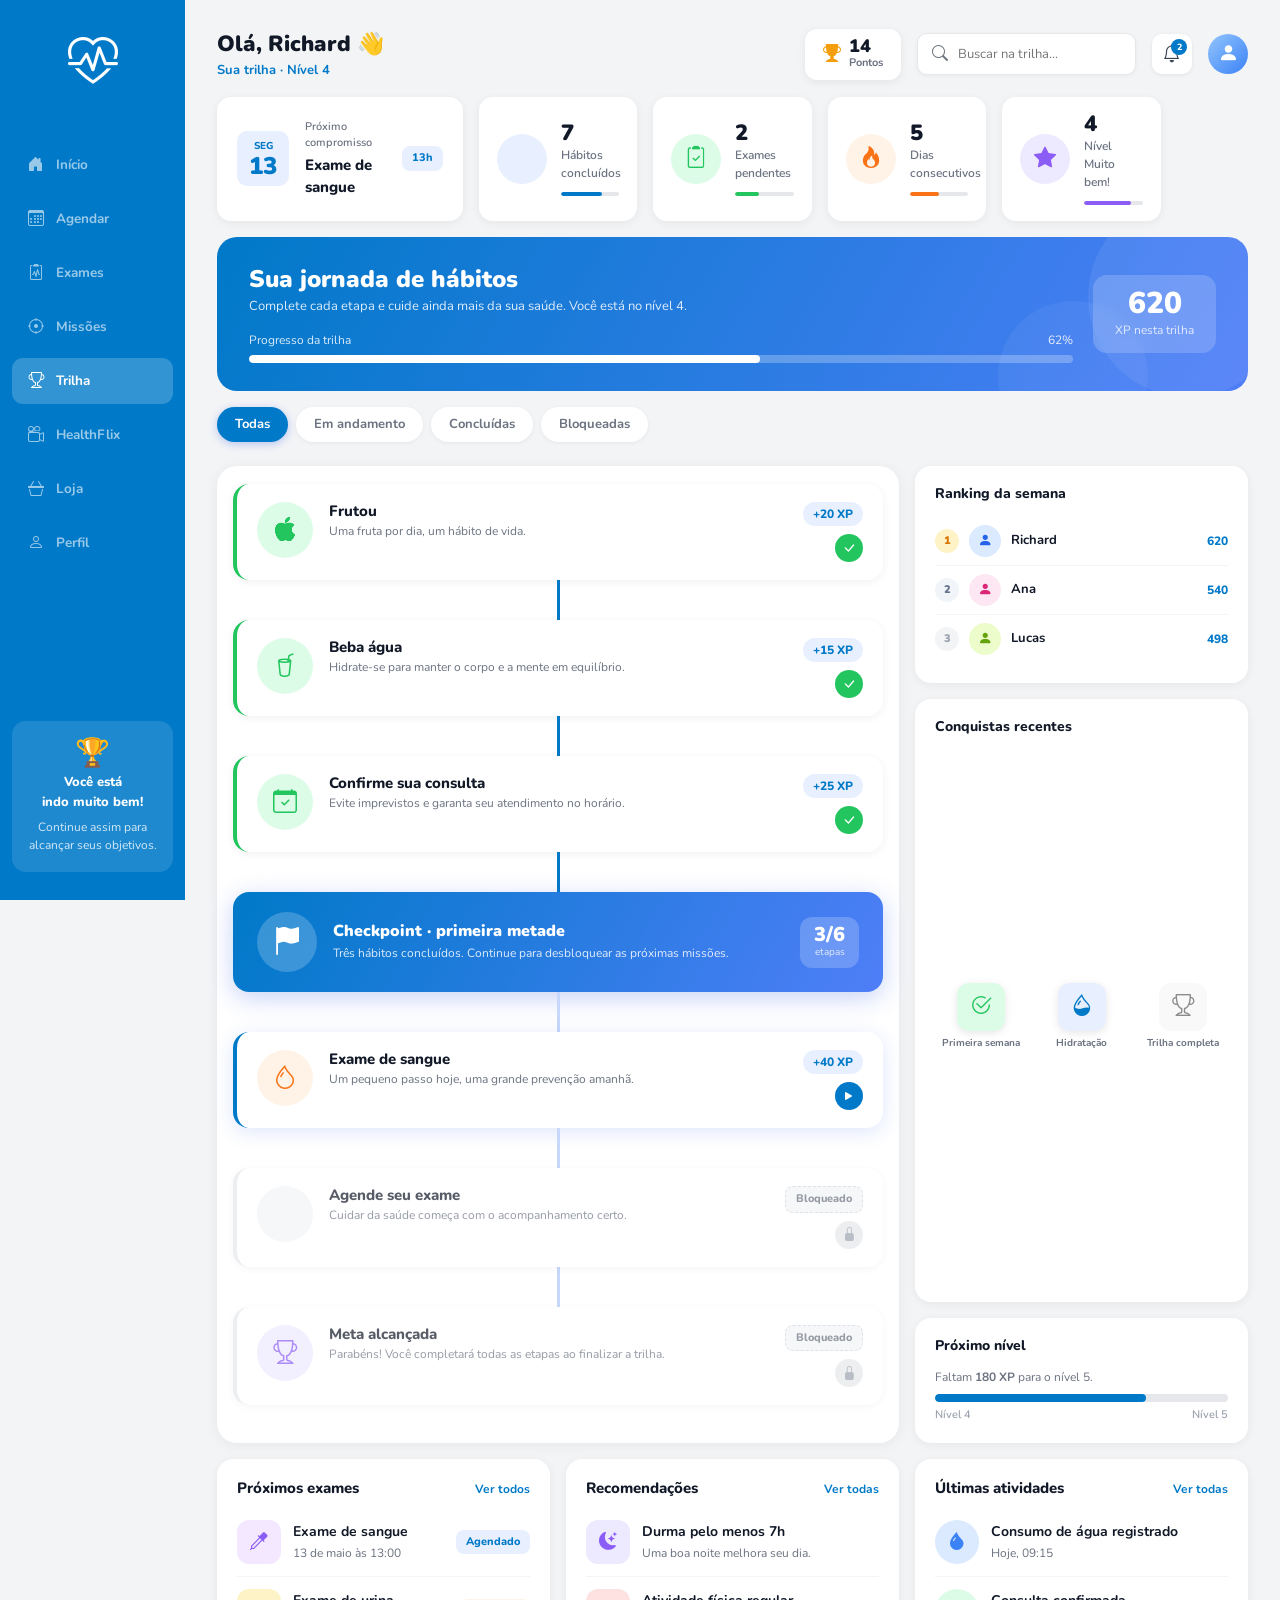
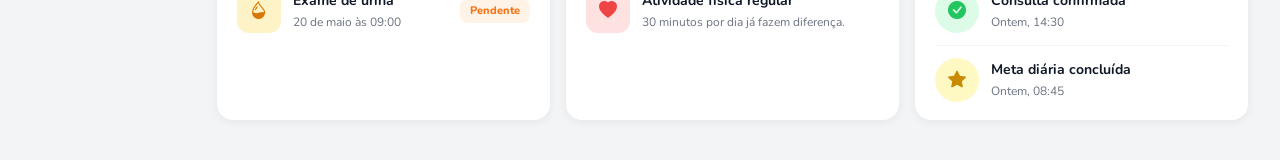
<file: pages/Trilha/Trilha.html>
<!DOCTYPE html>
<html lang="pt-BR">

<head>
  <meta charset="UTF-8">
  <meta name="viewport" content="width=device-width, initial-scale=1.0">
  <title>Saúde – Trilha</title>

  <link href="https://fonts.googleapis.com/css2?family=Nunito:wght@400;600;700;800;900&display=swap" rel="stylesheet">
  <link href="https://cdn.jsdelivr.net/npm/bootstrap@5.3.3/dist/css/bootstrap.min.css" rel="stylesheet">
  <link href="https://cdn.jsdelivr.net/npm/bootstrap-icons@1.11.3/font/bootstrap-icons.css" rel="stylesheet">
  <link rel="stylesheet" href="Trilha.css">
</head>

<body>

  <button type="button" class="hamburger" id="trilha-menu-btn" aria-label="Abrir menu">
    <i class="bi bi-list"></i>
  </button>
  <div class="sidebar-overlay" id="trilha-sidebar-overlay" aria-hidden="true"></div>

  <aside class="sidebar" id="trilha-sidebar">
    <div class="sidebar-logo"><i class="bi bi-heart-pulse"></i></div>
    
    <nav class="d-flex flex-column w-100 gap-1">
      <a class="nav-link-side" href="#"><i class="bi bi-house-door-fill"></i>Início</a>
      <a class="nav-link-side" href="#"><i class="bi bi-calendar3"></i>Agendar</a>
      <a class="nav-link-side" href="#"><i class="bi bi-clipboard2-pulse"></i>Exames</a>
      <a class="nav-link-side" href="#"><i class="bi bi-crosshair"></i>Missões</a>
      <a class="nav-link-side active" href="#"><i class="bi bi-trophy"></i>Trilha</a>
      <a class="nav-link-side" href="#"><i class="bi bi-camera-reels"></i>HealthFlix</a>
      <a class="nav-link-side" href="#"><i class="bi bi-basket3"></i>Loja</a>
      <a class="nav-link-side" href="#"><i class="bi bi-person"></i>Perfil</a>
    </nav>

    <div class="sidebar-promo">
      <div class="sidebar-promo-emoji">🏆</div>
      <div class="fw-800 text-white sidebar-promo-title">
        Você está<br>indo muito bem!
      </div>
      <p>Continue assim para<br>alcançar seus objetivos.</p>
    </div>
  </aside>

  <main class="main-content">

    <header class="header-top d-flex align-items-center gap-3 mb-3 flex-wrap fu">
      <div class="me-auto">
        <div class="greeting">Olá, Richard 👋</div>
        <div class="greeting-sub">Sua trilha · Nível 4</div>
      </div>

      <div class="points-badge">
        <i class="bi bi-trophy-fill"></i>
        <div>
          <div class="points-badge-val">14</div>
          <div class="points-badge-lbl">Pontos</div>
        </div>
      </div>

      <div class="search-wrap d-none d-md-flex">
        <label for="trilha-search-input" class="visually-hidden">Buscar na trilha</label>
        <i class="bi bi-search text-secondary" aria-hidden="true"></i>
        <input id="trilha-search-input" type="search" placeholder="Buscar na trilha…" autocomplete="off">
      </div>

      <button type="button" class="notif-btn" aria-label="Notificações">
        <i class="bi bi-bell"></i>
        <span class="bdot">2</span>
      </button>

      <div class="avatar" aria-hidden="true">
        <i class="bi bi-person-fill text-white fs-5"></i>
      </div>
    </header>

    <div class="row g-3 mb-3">
      <div class="col-12 col-md-4 col-xl-3 fu d1">
        <div class="card-appt">
          <div class="date-box">
            <div class="dn">SEG</div>
            <div class="dd">13</div>
          </div>
          <div class="flex-grow-1 min-w-0">
            <div class="card-appt-kicker">Próximo compromisso</div>
            <div class="fw-800 card-appt-title">Exame de sangue</div>
          </div>
          <span class="tag tag-blue">13h</span>
        </div>
      </div>

      <div class="col-6 col-md-2 fu d1">
        <div class="stat-card">
          <div class="stat-icon" style="background:var(--blue-pale);">
            <i class="bi bi-person-running" style="color:var(--blue);"></i>
          </div>
          <div class="flex-grow-1 min-w-0">
            <div class="stat-value">7</div>
            <div class="stat-label">Hábitos<br>concluídos</div>
            <div class="stat-bar">
              <div class="stat-bar-fill" data-w="70%" style="width:0%; background:var(--blue);"></div>
            </div>
          </div>
        </div>
      </div>

      <div class="col-6 col-md-2 fu d2">
        <div class="stat-card">
          <div class="stat-icon" style="background:var(--green-pale);">
            <i class="bi bi-clipboard2-check" style="color:var(--green);"></i>
          </div>
          <div class="flex-grow-1 min-w-0">
            <div class="stat-value">2</div>
            <div class="stat-label">Exames<br>pendentes</div>
            <div class="stat-bar">
              <div class="stat-bar-fill" data-w="40%" style="width:0%; background:var(--green);"></div>
            </div>
          </div>
        </div>
      </div>

      <div class="col-6 col-md-2 fu d3">
        <div class="stat-card">
          <div class="stat-icon" style="background:var(--orange-pale);">
            <i class="bi bi-fire" style="color:var(--orange);"></i>
          </div>
          <div class="flex-grow-1 min-w-0">
            <div class="stat-value">5</div>
            <div class="stat-label">Dias<br>consecutivos</div>
            <div class="stat-bar">
              <div class="stat-bar-fill" data-w="50%" style="width:0%; background:var(--orange);"></div>
            </div>
          </div>
        </div>
      </div>

      <div class="col-6 col-md-2 fu d4">
        <div class="stat-card">
          <div class="stat-icon" style="background:var(--purple-pale);">
            <i class="bi bi-star-fill" style="color:var(--purple);"></i>
          </div>
          <div class="flex-grow-1 min-w-0">
            <div class="stat-value">4</div>
            <div class="stat-label">Nível<br>Muito bem!</div>
            <div class="stat-bar">
              <div class="stat-bar-fill" data-w="80%" style="width:0%; background:var(--purple);"></div>
            </div>
          </div>
        </div>
      </div>
    </div>

    <!-- Corpo: trilha + painel -->
    <div class="trilha-banner mb-3 fu">
      <div class="trilha-banner-text">
        <h1 class="trilha-banner-title">Sua jornada de hábitos</h1>
        <p class="trilha-banner-sub mb-0">Complete cada etapa e cuide ainda mais da sua saúde. Você está no nível 4.</p>
        <div class="trilha-progress-wrap">
          <div class="trilha-progress-label">
            <span>Progresso da trilha</span>
            <span>62%</span>
          </div>
          <div class="trilha-progress-bar" role="progressbar" aria-valuenow="62" aria-valuemin="0" aria-valuemax="100">
            <div class="trilha-progress-fill"></div>
          </div>
        </div>
      </div>
      <div class="trilha-banner-xp">
        <div class="xp-val">620</div>
        <div class="xp-lbl">XP nesta trilha</div>
      </div>
    </div>

    <div class="filter-tabs fu" role="tablist" aria-label="Filtrar etapas">
      <button type="button" class="filter-tab active">Todas</button>
      <button type="button" class="filter-tab">Em andamento</button>
      <button type="button" class="filter-tab">Concluídas</button>
      <button type="button" class="filter-tab">Bloqueadas</button>
    </div>

    <div class="row g-3 mb-3 trilha-body-row">
      <div class="col-12 col-lg-8 d-flex flex-column">
        <div class="journey-shell fu d2 flex-grow-1 w-100">
          <div class="trilha-map">

            <div class="trilha-node-wrap">
              <article class="trilha-node done">
                <div class="node-icon done"><i class="bi bi-apple"></i></div>
                <div class="node-info">
                  <h2 class="node-title">Frutou</h2>
                  <p class="node-desc">Uma fruta por dia, um hábito de vida.</p>
                </div>
                <div class="node-right">
                  <span class="node-xp">+20 XP</span>
                  <div class="node-check done" title="Concluído"><i class="bi bi-check-lg"></i></div>
                </div>
              </article>
            </div>
            <div class="trilha-connector" aria-hidden="true"></div>

            <div class="trilha-node-wrap">
              <article class="trilha-node done">
                <div class="node-icon done"><i class="bi bi-cup-straw"></i></div>
                <div class="node-info">
                  <h2 class="node-title">Beba água</h2>
                  <p class="node-desc">Hidrate-se para manter o corpo e a mente em equilíbrio.</p>
                </div>
                <div class="node-right">
                  <span class="node-xp">+15 XP</span>
                  <div class="node-check done" title="Concluído"><i class="bi bi-check-lg"></i></div>
                </div>
              </article>
            </div>
            <div class="trilha-connector" aria-hidden="true"></div>

            <div class="trilha-node-wrap">
              <article class="trilha-node done">
                <div class="node-icon done"><i class="bi bi-calendar-check"></i></div>
                <div class="node-info">
                  <h2 class="node-title">Confirme sua consulta</h2>
                  <p class="node-desc">Evite imprevistos e garanta seu atendimento no horário.</p>
                </div>
                <div class="node-right">
                  <span class="node-xp">+25 XP</span>
                  <div class="node-check done" title="Concluído"><i class="bi bi-check-lg"></i></div>
                </div>
              </article>
            </div>
            <div class="trilha-connector" aria-hidden="true"></div>

            <div class="trilha-node-wrap w-100">
              <div class="trilha-checkpoint">
                <div class="checkpoint-icon" aria-hidden="true"><i class="bi bi-flag-fill"></i></div>
                <div class="flex-grow-1 min-w-0">
                  <h2 class="checkpoint-title">Checkpoint · primeira metade</h2>
                  <p class="checkpoint-sub mb-0">Três hábitos concluídos. Continue para desbloquear as próximas missões.</p>
                </div>
                <div class="checkpoint-badge">
                  <div class="cb-val">3/6</div>
                  <div class="cb-lbl">etapas</div>
                </div>
              </div>
            </div>
            <div class="trilha-connector pending" aria-hidden="true"></div>

            <div class="trilha-node-wrap">
              <article class="trilha-node current">
                <div class="node-icon orange"><i class="bi bi-droplet"></i></div>
                <div class="node-info">
                  <h2 class="node-title">Exame de sangue</h2>
                  <p class="node-desc">Um pequeno passo hoje, uma grande prevenção amanhã.</p>
                </div>
                <div class="node-right">
                  <span class="node-xp">+40 XP</span>
                  <div class="node-check current" title="Em andamento"><i class="bi bi-play-fill"></i></div>
                </div>
              </article>
            </div>
            <div class="trilha-connector pending" aria-hidden="true"></div>

            <div class="trilha-node-wrap">
              <article class="trilha-node locked">
                <div class="node-icon locked"><i class="bi bi-syringe"></i></div>
                <div class="node-info">
                  <h2 class="node-title">Agende seu exame</h2>
                  <p class="node-desc">Cuidar da saúde começa com o acompanhamento certo.</p>
                </div>
                <div class="node-right">
                  <span class="tag tag-gray">Bloqueado</span>
                  <div class="node-check locked" title="Bloqueado"><i class="bi bi-lock-fill"></i></div>
                </div>
              </article>
            </div>
            <div class="trilha-connector pending" aria-hidden="true"></div>

            <div class="trilha-node-wrap">
              <article class="trilha-node locked">
                <div class="node-icon purple"><i class="bi bi-trophy"></i></div>
                <div class="node-info">
                  <h2 class="node-title">Meta alcançada</h2>
                  <p class="node-desc">Parabéns! Você completará todas as etapas ao finalizar a trilha.</p>
                </div>
                <div class="node-right">
                  <span class="tag tag-gray">Bloqueado</span>
                  <div class="node-check locked" title="Bloqueado"><i class="bi bi-lock-fill"></i></div>
                </div>
              </article>
            </div>

          </div>
        </div>
      </div>

      <div class="col-12 col-lg-4 d-flex flex-column">
        <div class="trilha-side fu d3 flex-grow-1 w-100">
          <section class="side-card" aria-labelledby="rank-title">
            <h2 id="rank-title" class="side-card-title">Ranking da semana</h2>
            <div class="rank-item">
              <span class="rank-pos gold">1</span>
              <div class="rank-avatar" style="background:#dbeafe;color:#2563eb;"><i class="bi bi-person-fill"></i></div>
              <span class="rank-name">Richard</span>
              <span class="rank-pts">620</span>
            </div>
            <div class="rank-item">
              <span class="rank-pos silver">2</span>
              <div class="rank-avatar" style="background:#fce7f3;color:#db2777;"><i class="bi bi-person-fill"></i></div>
              <span class="rank-name">Ana</span>
              <span class="rank-pts">540</span>
            </div>
            <div class="rank-item">
              <span class="rank-pos other">3</span>
              <div class="rank-avatar" style="background:#ecfccb;color:#65a30d;"><i class="bi bi-person-fill"></i></div>
              <span class="rank-name">Lucas</span>
              <span class="rank-pts">498</span>
            </div>
          </section>

          <section class="side-card side-card--stretch" aria-labelledby="badges-title">
            <h2 id="badges-title" class="side-card-title">Conquistas recentes</h2>
            <div class="badge-grid">
              <div class="badge-item">
                <div class="badge-icon earned" style="background:var(--green-pale);color:var(--green);"><i class="bi bi-check2-circle"></i></div>
                <span class="badge-lbl">Primeira semana</span>
              </div>
              <div class="badge-item">
                <div class="badge-icon earned" style="background:var(--blue-pale);color:var(--blue);"><i class="bi bi-droplet-half"></i></div>
                <span class="badge-lbl">Hidratação</span>
              </div>
              <div class="badge-item">
                <div class="badge-icon locked"><i class="bi bi-trophy"></i></div>
                <span class="badge-lbl">Trilha completa</span>
              </div>
            </div>
          </section>

          <section class="side-card" aria-labelledby="level-title">
            <h2 id="level-title" class="side-card-title">Próximo nível</h2>
            <p class="node-desc mb-2">Faltam <strong>180 XP</strong> para o nível 5.</p>
            <div class="level-bar">
              <div class="level-bar-fill" style="width:72%;"></div>
            </div>
            <div class="level-labels">
              <span>Nível 4</span>
              <span>Nível 5</span>
            </div>
          </section>
        </div>
      </div>
    </div>

    <div class="row g-3 fu d5">
      <div class="col-12 col-md-4">
        <div class="section-card h-100">
          <div class="d-flex justify-content-between align-items-center mb-2 flex-wrap gap-2">
            <span class="section-title">Próximos exames</span>
            <a href="#" class="section-link">Ver todos</a>
          </div>
          <div class="list-item">
            <div class="li-icon" style="background:#f3e8ff;">
              <i class="bi bi-eyedropper" style="color:#8b5cf6;"></i>
            </div>
            <div class="flex-grow-1 min-w-0">
              <div class="li-name">Exame de sangue</div>
              <div class="li-sub">13 de maio às 13:00</div>
            </div>
            <span class="tag tag-blue">Agendado</span>
          </div>
          <div class="list-item">
            <div class="li-icon" style="background:#fef3c7;">
              <i class="bi bi-droplet-half" style="color:#d97706;"></i>
            </div>
            <div class="flex-grow-1 min-w-0">
              <div class="li-name">Exame de urina</div>
              <div class="li-sub">20 de maio às 09:00</div>
            </div>
            <span class="tag tag-orange">Pendente</span>
          </div>
        </div>
      </div>

      <div class="col-12 col-md-4">
        <div class="section-card h-100">
          <div class="d-flex justify-content-between align-items-center mb-2 flex-wrap gap-2">
            <span class="section-title">Recomendações</span>
            <a href="#" class="section-link">Ver todas</a>
          </div>
          <div class="list-item">
            <div class="li-icon" style="background:var(--purple-pale);">
              <i class="bi bi-moon-stars-fill" style="color:var(--purple);"></i>
            </div>
            <div class="min-w-0">
              <div class="li-name">Durma pelo menos 7h</div>
              <div class="li-sub">Uma boa noite melhora seu dia.</div>
            </div>
          </div>
          <div class="list-item">
            <div class="li-icon" style="background:#fee2e2;">
              <i class="bi bi-heart-fill" style="color:#ef4444;"></i>
            </div>
            <div class="min-w-0">
              <div class="li-name">Atividade física regular</div>
              <div class="li-sub">30 minutos por dia já fazem diferença.</div>
            </div>
          </div>
        </div>
      </div>

      <div class="col-12 col-md-4">
        <div class="section-card h-100">
          <div class="d-flex justify-content-between align-items-center mb-2 flex-wrap gap-2">
            <span class="section-title">Últimas atividades</span>
            <a href="#" class="section-link">Ver todas</a>
          </div>
          <div class="list-item">
            <div class="li-icon li-icon-round" style="background:#dbeafe;">
              <i class="bi bi-droplet-fill" style="color:#3b82f6;"></i>
            </div>
            <div class="min-w-0">
              <div class="li-name">Consumo de água registrado</div>
              <div class="li-sub">Hoje, 09:15</div>
            </div>
          </div>
          <div class="list-item">
            <div class="li-icon li-icon-round" style="background:var(--green-pale);">
              <i class="bi bi-check-circle-fill" style="color:var(--green);"></i>
            </div>
            <div class="min-w-0">
              <div class="li-name">Consulta confirmada</div>
              <div class="li-sub">Ontem, 14:30</div>
            </div>
          </div>
          <div class="list-item">
            <div class="li-icon li-icon-round" style="background:#fef9c3;">
              <i class="bi bi-star-fill" style="color:#ca8a04;"></i>
            </div>
            <div class="min-w-0">
              <div class="li-name">Meta diária concluída</div>
              <div class="li-sub">Ontem, 08:45</div>
            </div>
          </div>
        </div>
      </div>
    </div>

  </main>

  <script src="https://cdn.jsdelivr.net/npm/bootstrap@5.3.3/dist/js/bootstrap.bundle.min.js"></script>
  <script src="Trilha.js"></script>

</body>

</html>
</file>
<file: pages/Trilha/Trilha.css>
/* ═══ Base (página standalone) ═══ */
:root {
  --blue: #0079c8;
  --blue-dark: #1a3ec8;
  --blue-pale: #e8effe;
  --green: #22c55e;
  --green-pale: #dcfce7;
  --orange: #f97316;
  --orange-pale: #fff3e8;
  --purple: #8b5cf6;
  --purple-pale: #ede9fe;
  --sidebar-w: 185px;
}

*,
*::before,
*::after {
  box-sizing: border-box;
}

body {
  margin: 0;
  min-height: 100vh;
  font-family: Nunito, system-ui, sans-serif;
  background: #f3f4f6;
  color: #111827;
}

h1,
h2 {
  margin: 0;
}

.fw-800 {
  font-weight: 800;
}

.min-w-0 {
  min-width: 0;
}

/* Sidebar */
.sidebar {
  width: var(--sidebar-w);
  background: var(--blue);
  position: fixed;
  top: 0;
  left: 0;
  bottom: 0;
  display: flex;
  flex-direction: column;
  align-items: center;
  padding: 24px 0 28px;
  z-index: 200;
  transition: transform .28s ease;
}

.sidebar-logo {
  width: 80px;
  height: 80px;
  border-radius: 14px;
  display: flex;
  align-items: center;
  justify-content: center;
  font-size: 50px;
  margin-bottom: 36px;
  color: #fff;
}

.nav-link-side {
  display: flex;
  align-items: center;
  gap: 10px;
  width: calc(100% - 24px);
  padding: 11px 14px;
  color: rgba(255, 255, 255, .6);
  font-weight: 700;
  font-size: 13.5px;
  border-radius: 11px;
  transition: background .15s, color .15s;
  text-decoration: none;
  margin: 2px 12px;
}

.nav-link-side:hover {
  color: #fff;
  background: rgba(255, 255, 255, .1);
}

.nav-link-side.active {
  background: rgba(255, 255, 255, .2);
  color: #fff;
}

.nav-link-side i {
  font-size: 16px;
  width: 20px;
  text-align: center;
}

.sidebar-promo {
  margin-top: auto;
  background: rgba(255, 255, 255, .12);
  border-radius: 14px;
  padding: 18px 14px;
  text-align: center;
  color: #fff;
  width: calc(100% - 24px);
}

.sidebar-promo-emoji {
  font-size: 28px;
  line-height: 1;
}

.sidebar-promo-title {
  font-size: 13px;
  margin-top: 6px;
}

.sidebar-promo p {
  font-size: 12px;
  opacity: .8;
  margin: 6px 0 0;
}

/* Main — ocupa toda a área à direita da sidebar (evita faixa vazia larga) */
.main-content {
  margin-left: var(--sidebar-w);
  padding: 28px clamp(16px, 2.5vw, 40px) 40px;
  width: calc(100% - var(--sidebar-w));
  max-width: none;
}

.header-top {
  width: 100%;
}

.greeting {
  font-size: 22px;
  font-weight: 900;
  color: #111827;
}

.greeting-sub {
  font-size: 13px;
  color: var(--blue);
  font-weight: 700;
}

.points-badge {
  background: #fff;
  border-radius: 12px;
  padding: 8px 18px;
  font-weight: 800;
  font-size: 15px;
  color: #111827;
  box-shadow: 0 2px 8px rgba(0, 0, 0, .07);
  display: flex;
  align-items: center;
  gap: 8px;
}

.points-badge i {
  color: #f59e0b;
  font-size: 18px;
}

.points-badge-val {
  font-size: 18px;
  font-weight: 900;
  line-height: 1;
}

.points-badge-lbl {
  font-size: 11px;
  color: #6b7280;
  font-weight: 700;
}

.search-wrap {
  background: #fff;
  border-radius: 10px;
  border: 1px solid #e5e7eb;
  padding: 8px 14px;
  display: flex;
  align-items: center;
  gap: 8px;
  min-width: 200px;
  max-width: 280px;
  box-shadow: 0 1px 4px rgba(0, 0, 0, .05);
}

.search-wrap input {
  border: none;
  outline: none;
  background: transparent;
  font-size: 13px;
  color: #374151;
  width: 100%;
  font-family: Nunito, sans-serif;
}

.notif-btn {
  position: relative;
  width: 40px;
  height: 40px;
  background: #fff;
  border-radius: 10px;
  display: flex;
  align-items: center;
  justify-content: center;
  font-size: 18px;
  color: #374151;
  box-shadow: 0 1px 4px rgba(0, 0, 0, .07);
  cursor: pointer;
  border: none;
  flex-shrink: 0;
}

.notif-btn .bdot {
  position: absolute;
  top: 5px;
  right: 5px;
  width: 16px;
  height: 16px;
  background: var(--blue);
  color: #fff;
  border-radius: 50%;
  font-size: 9px;
  display: flex;
  align-items: center;
  justify-content: center;
  font-weight: 800;
}

.avatar {
  width: 40px;
  height: 40px;
  border-radius: 50%;
  background: linear-gradient(135deg, #93c5fd, #3b82f6);
  display: flex;
  align-items: center;
  justify-content: center;
  flex-shrink: 0;
}

/* Stat row */
.stat-card {
  background: #fff;
  border-radius: 14px;
  padding: 16px 18px;
  box-shadow: 0 2px 10px rgba(0, 0, 0, .06);
  height: 100%;
  display: flex;
  align-items: center;
  gap: 14px;
}

.stat-icon {
  width: 50px;
  height: 50px;
  border-radius: 50%;
  display: flex;
  align-items: center;
  justify-content: center;
  font-size: 22px;
  flex-shrink: 0;
}

.stat-value {
  font-size: 22px;
  font-weight: 900;
  line-height: 1;
}

.stat-label {
  font-size: 12px;
  color: #6b7280;
  font-weight: 600;
  margin-top: 2px;
}

.stat-bar {
  height: 4px;
  border-radius: 2px;
  margin-top: 10px;
  background: #e5e7eb;
  overflow: hidden;
}

.stat-bar-fill {
  height: 100%;
  border-radius: 2px;
  transition: width .8s cubic-bezier(.4, 0, .2, 1);
}

.card-appt {
  background: #fff;
  border-radius: 14px;
  padding: 16px 20px;
  box-shadow: 0 2px 10px rgba(0, 0, 0, .06);
  height: 100%;
  display: flex;
  align-items: center;
  gap: 16px;
}

.date-box {
  background: var(--blue-pale);
  border-radius: 10px;
  padding: 8px 12px;
  text-align: center;
  flex-shrink: 0;
}

.date-box .dn {
  font-size: 10px;
  font-weight: 800;
  color: var(--blue);
  text-transform: uppercase;
}

.date-box .dd {
  font-size: 24px;
  font-weight: 900;
  color: var(--blue);
  line-height: 1;
}

.card-appt-kicker {
  font-size: 11px;
  color: #6b7280;
  font-weight: 600;
}

.card-appt-title {
  font-size: 15px;
  margin-top: 2px;
}

.tag {
  font-size: 11px;
  font-weight: 800;
  padding: 4px 10px;
  border-radius: 8px;
  flex-shrink: 0;
}

.tag-blue {
  background: var(--blue-pale);
  color: var(--blue);
}

.tag-orange {
  background: var(--orange-pale);
  color: var(--orange);
}

/* Mapa dentro do cartão */
.journey-shell {
  background: #fff;
  border-radius: 20px;
  padding: 8px 16px 8px;
  box-shadow: 0 2px 14px rgba(0, 0, 0, .06);
}

.trilha-map {
  padding-bottom: 8px;
}

/* Desktop: mapa + coluna direita com a mesma altura; conquistas preenchem o meio */
@media (min-width: 992px) {
  .trilha-body-row {
    align-items: stretch;
  }

  .trilha-body-row .journey-shell.flex-grow-1 {
    display: flex;
    flex-direction: column;
    min-height: 100%;
  }

  .trilha-body-row .journey-shell .trilha-map {
    flex: 1 1 auto;
  }

  .trilha-body-row .trilha-side {
    min-height: 100%;
  }

  .trilha-side .side-card--stretch {
    flex: 1 1 auto;
    display: flex;
    flex-direction: column;
    min-height: 0;
  }

  .trilha-side .side-card--stretch .badge-grid {
    flex: 1 1 auto;
    align-content: center;
    min-height: 120px;
  }
}

/* Cards inferiores */
.section-card {
  background: #fff;
  border-radius: 16px;
  padding: 18px 20px;
  box-shadow: 0 2px 10px rgba(0, 0, 0, .06);
}

.section-title {
  font-size: 15px;
  font-weight: 800;
  color: #111827;
}

.section-link {
  font-size: 12px;
  font-weight: 700;
  color: var(--blue);
  text-decoration: none;
}

.section-link:hover {
  text-decoration: underline;
}

.list-item {
  display: flex;
  align-items: center;
  gap: 12px;
  padding: 12px 0;
  border-bottom: 1px solid #f3f4f6;
}

.list-item:last-child {
  border-bottom: none;
  padding-bottom: 0;
}

.list-item:first-of-type {
  padding-top: 4px;
}

.li-icon {
  width: 44px;
  height: 44px;
  border-radius: 12px;
  display: flex;
  align-items: center;
  justify-content: center;
  font-size: 18px;
  flex-shrink: 0;
}

.li-icon-round {
  border-radius: 50%;
}

.li-name {
  font-size: 14px;
  font-weight: 700;
  color: #111827;
}

.li-sub {
  font-size: 12px;
  color: #6b7280;
  margin-top: 2px;
}

/* Entrada suave */
@keyframes fu-in {
  from {
    opacity: 0;
    transform: translateY(12px);
  }

  to {
    opacity: 1;
    transform: none;
  }
}

.fu {
  animation: fu-in .55s ease both;
}

.fu.d1 {
  animation-delay: .05s;
}

.fu.d2 {
  animation-delay: .12s;
}

.fu.d3 {
  animation-delay: .18s;
}

.fu.d4 {
  animation-delay: .24s;
}

.fu.d5 {
  animation-delay: .3s;
}

/* ─── TRILHA PAGE ─── */
.tag-green {
  background: var(--green-pale);
  color: var(--green);
}

.tag-gray {
  background: #f3f4f6;
  color: #6b7280;
  border: 1px dashed #d1d5db;
}

.trilha-banner {
  background: linear-gradient(120deg, var(--blue) 0%, #4f7ef8 100%);
  border-radius: 20px;
  padding: 28px 32px;
  color: #fff;
  display: flex;
  align-items: center;
  justify-content: space-between;
  gap: 20px;
  margin-bottom: 24px;
  position: relative;
  overflow: hidden;
}

.trilha-banner-text {
  position: relative;
  z-index: 1;
  flex: 1;
  min-width: 0;
}

.trilha-banner::before {
  content: '';
  position: absolute;
  top: -40px;
  right: -40px;
  width: 200px;
  height: 200px;
  border-radius: 50%;
  background: rgba(255, 255, 255, .07);
}

.trilha-banner::after {
  content: '';
  position: absolute;
  bottom: -60px;
  right: 100px;
  width: 150px;
  height: 150px;
  border-radius: 50%;
  background: rgba(255, 255, 255, .05);
}

.trilha-banner-title {
  font-size: 24px;
  font-weight: 900;
  margin-bottom: 4px;
}

.trilha-banner-sub {
  font-size: 13px;
  opacity: .85;
}

.trilha-banner-xp {
  background: rgba(255, 255, 255, .18);
  border-radius: 14px;
  padding: 14px 22px;
  text-align: center;
  flex-shrink: 0;
  backdrop-filter: blur(6px);
  position: relative;
  z-index: 1;
}

.trilha-banner-xp .xp-val {
  font-size: 30px;
  font-weight: 900;
  line-height: 1;
}

.trilha-banner-xp .xp-lbl {
  font-size: 12px;
  opacity: .8;
  margin-top: 2px;
}

.trilha-progress-wrap {
  margin-top: 14px;
}

.trilha-progress-label {
  display: flex;
  justify-content: space-between;
  font-size: 12px;
  opacity: .85;
  margin-bottom: 6px;
}

.trilha-progress-bar {
  height: 8px;
  border-radius: 4px;
  background: rgba(255, 255, 255, .25);
  overflow: hidden;
}

.trilha-progress-fill {
  height: 100%;
  border-radius: 4px;
  background: #fff;
  width: 62%;
}

/* ─── FILTROS ─── */
.filter-tabs {
  display: flex;
  gap: 8px;
  margin-bottom: 24px;
  flex-wrap: wrap;
}

.filter-tab {
  padding: 8px 18px;
  border-radius: 20px;
  font-size: 13px;
  font-weight: 700;
  border: none;
  cursor: pointer;
  transition: all .15s;
  font-family: inherit;
}

.filter-tab.active {
  background: var(--blue);
  color: #fff;
  box-shadow: 0 2px 8px rgba(36, 85, 227, .3);
}

.filter-tab:not(.active) {
  background: #fff;
  color: #6b7280;
  box-shadow: 0 1px 4px rgba(0, 0, 0, .06);
}

.filter-tab:not(.active):hover {
  color: #374151;
}

/* ─── MAPA ─── */
.trilha-map {
  display: flex;
  flex-direction: column;
  align-items: center;
  gap: 0;
  padding: 10px 0 30px;
}

.trilha-node-wrap {
  display: flex;
  flex-direction: column;
  align-items: center;
  width: 100%;
}

.trilha-connector {
  width: 3px;
  height: 40px;
  background: var(--blue);
  flex-shrink: 0;
}

.trilha-connector.pending {
  background: #c7d8fc;
}

.trilha-node {
  width: 100%;
  background: #fff;
  border-radius: 16px;
  padding: 18px 20px;
  display: flex;
  align-items: flex-start;
  gap: 16px;
  box-shadow: 0 2px 10px rgba(0, 0, 0, .06);
  transition: transform .2s, box-shadow .2s;
}

.trilha-node:hover {
  transform: translateY(-2px);
  box-shadow: 0 6px 20px rgba(0, 0, 0, .1);
}

.trilha-node.done {
  border-left: 4px solid var(--green);
}

.trilha-node.current {
  border-left: 4px solid var(--blue);
  box-shadow: 0 4px 20px rgba(36, 85, 227, .15);
}

.trilha-node.locked {
  border-left: 4px solid #e5e7eb;
  opacity: .7;
}

.node-icon {
  width: 56px;
  height: 56px;
  border-radius: 50%;
  display: flex;
  align-items: center;
  justify-content: center;
  font-size: 24px;
  flex-shrink: 0;
}

.node-icon.done {
  background: var(--green-pale);
  color: var(--green);
}

.node-icon.current {
  background: var(--blue-pale);
  color: var(--blue);
}

.node-icon.locked {
  background: #f3f4f6;
  color: #9ca3af;
}

.node-icon.orange {
  background: var(--orange-pale);
  color: var(--orange);
}

.node-icon.purple {
  background: var(--purple-pale);
  color: var(--purple);
}

.node-info {
  flex: 1 1 0;
  min-width: 0;
}

.node-title {
  font-size: 15px;
  font-weight: 800;
  color: #111827;
  margin-bottom: 3px;
}

.node-desc {
  font-size: 12px;
  color: #6b7280;
  line-height: 1.4;
  margin: 0;
}

.node-right {
  display: flex;
  flex-direction: column;
  align-items: flex-end;
  gap: 8px;
  flex-shrink: 0;
}

.node-xp {
  font-size: 12px;
  font-weight: 800;
  color: var(--blue);
  background: var(--blue-pale);
  border-radius: 20px;
  padding: 3px 10px;
}

.node-check {
  width: 28px;
  height: 28px;
  border-radius: 50%;
  display: flex;
  align-items: center;
  justify-content: center;
  font-size: 14px;
  flex-shrink: 0;
}

.node-check.done {
  background: var(--green);
  color: #fff;
}

.node-check.current {
  background: var(--blue);
  color: #fff;
}

.node-check.locked {
  background: #e5e7eb;
  color: #9ca3af;
}

/* ─── CHECKPOINT ─── */
.trilha-checkpoint {
  width: 100%;
  background: linear-gradient(120deg, var(--blue), #4f7ef8);
  border-radius: 16px;
  padding: 20px 24px;
  display: flex;
  align-items: center;
  gap: 16px;
  color: #fff;
  box-shadow: 0 6px 24px rgba(36, 85, 227, .25);
  flex-wrap: wrap;
}

.checkpoint-icon {
  width: 60px;
  height: 60px;
  border-radius: 50%;
  background: rgba(255, 255, 255, .2);
  display: flex;
  align-items: center;
  justify-content: center;
  font-size: 28px;
  flex-shrink: 0;
}

.checkpoint-title {
  font-size: 16px;
  font-weight: 900;
  margin-bottom: 3px;
}

.checkpoint-sub {
  font-size: 12px;
  opacity: .85;
}

.checkpoint-badge {
  margin-left: auto;
  background: rgba(255, 255, 255, .2);
  border-radius: 12px;
  padding: 8px 14px;
  text-align: center;
  flex-shrink: 0;
}

.checkpoint-badge .cb-val {
  font-size: 20px;
  font-weight: 900;
  line-height: 1;
}

.checkpoint-badge .cb-lbl {
  font-size: 10px;
  opacity: .8;
}

/* ─── PAINEL LATERAL ─── */
.trilha-side {
  display: flex;
  flex-direction: column;
  gap: 16px;
  min-height: 0;
}

.side-card {
  background: #fff;
  border-radius: 16px;
  padding: 20px;
  box-shadow: 0 2px 10px rgba(0, 0, 0, .06);
}

.side-card-title {
  font-size: 14px;
  font-weight: 800;
  color: #111827;
  margin-bottom: 14px;
}

.rank-item {
  display: flex;
  align-items: center;
  gap: 10px;
  padding: 8px 0;
  border-bottom: 1px solid #f3f4f6;
}

.rank-item:last-child {
  border-bottom: none;
}

.rank-pos {
  width: 24px;
  height: 24px;
  border-radius: 50%;
  display: flex;
  align-items: center;
  justify-content: center;
  font-size: 11px;
  font-weight: 900;
  flex-shrink: 0;
}

.rank-pos.gold {
  background: #fef3c7;
  color: #d97706;
}

.rank-pos.silver {
  background: #f1f5f9;
  color: #64748b;
}

.rank-pos.other {
  background: #f3f4f6;
  color: #9ca3af;
}

.rank-avatar {
  width: 32px;
  height: 32px;
  border-radius: 50%;
  display: flex;
  align-items: center;
  justify-content: center;
  font-size: 14px;
  flex-shrink: 0;
}

.rank-name {
  font-size: 13px;
  font-weight: 700;
  flex-grow: 1;
  min-width: 0;
}

.rank-pts {
  font-size: 12px;
  font-weight: 800;
  color: var(--blue);
}

.badge-grid {
  display: grid;
  grid-template-columns: repeat(3, 1fr);
  gap: 10px;
}

.badge-item {
  display: flex;
  flex-direction: column;
  align-items: center;
  gap: 6px;
  text-align: center;
}

.badge-icon {
  width: 48px;
  height: 48px;
  border-radius: 12px;
  display: flex;
  align-items: center;
  justify-content: center;
  font-size: 22px;
}

.badge-icon.earned {
  box-shadow: 0 2px 8px rgba(0, 0, 0, .1);
}

.badge-icon.locked {
  background: #f3f4f6;
  filter: grayscale(1);
  opacity: .5;
}

.badge-lbl {
  font-size: 10px;
  font-weight: 700;
  color: #6b7280;
  line-height: 1.2;
}

.level-bar {
  height: 8px;
  border-radius: 4px;
  background: #e5e7eb;
  overflow: hidden;
}

.level-bar-fill {
  height: 100%;
  border-radius: 4px;
  background: var(--blue);
}

.level-labels {
  display: flex;
  justify-content: space-between;
  font-size: 11px;
  color: #9ca3af;
  font-weight: 600;
  margin-top: 5px;
}

/* ─── MOBILE ─── */
.hamburger {
  display: none;
  position: fixed;
  top: 14px;
  left: 14px;
  z-index: 300;
  width: 40px;
  height: 40px;
  border-radius: 10px;
  background: var(--blue);
  color: #fff;
  border: none;
  font-size: 18px;
  align-items: center;
  justify-content: center;
  box-shadow: 0 2px 8px rgba(36, 85, 227, .3);
  cursor: pointer;
}

.sidebar-overlay {
  display: none;
  position: fixed;
  inset: 0;
  background: rgba(0, 0, 0, .4);
  z-index: 199;
}

@media (max-width: 991px) {
  .sidebar {
    transform: translateX(-100%);
    box-shadow: 8px 0 32px rgba(0, 0, 0, .15);
  }

  .sidebar.open {
    transform: translateX(0);
  }

  .sidebar-overlay.open {
    display: block;
  }

  .hamburger {
    display: flex;
  }

  .main-content {
    margin-left: 0;
    width: 100%;
    padding: 68px 16px 48px;
    max-width: none;
  }

  .trilha-side .side-card--stretch {
    flex: none;
    min-height: 0;
  }

  .trilha-side .side-card--stretch .badge-grid {
    flex: none;
    min-height: 0;
    align-content: start;
  }

  .trilha-banner {
    flex-direction: column;
    align-items: stretch;
  }

  .trilha-banner-xp {
    width: 100%;
  }

  .points-badge {
    padding: 8px 12px;
  }

  .greeting {
    font-size: 18px;
  }
}

@media (max-width: 767px) {
  .header-top {
    padding-left: 48px;
  }

  .checkpoint-icon {
    width: 52px;
    height: 52px;
    font-size: 24px;
  }

  .checkpoint-badge {
    margin-left: 0;
    width: 100%;
    margin-top: 4px;
  }
}

@media (max-width: 575px) {
  .main-content {
    padding: 64px 12px 40px;
  }

  .trilha-banner {
    padding: 20px 18px;
  }

  .trilha-banner-title {
    font-size: 18px;
  }

  .trilha-node {
    padding: 14px;
    gap: 12px;
    flex-wrap: wrap;
  }

  .node-icon {
    width: 46px;
    height: 46px;
    font-size: 20px;
  }

  .node-right {
    flex-direction: row;
    align-items: center;
    width: 100%;
    justify-content: flex-end;
    margin-top: 4px;
    padding-left: calc(46px + 12px);
  }

  .filter-tab {
    font-size: 12px;
    padding: 7px 14px;
  }

  .stat-card {
    padding: 12px 14px;
    gap: 10px;
  }

  .stat-value {
    font-size: 18px;
  }

  .stat-icon {
    width: 44px;
    height: 44px;
    font-size: 18px;
  }

  .card-appt {
    flex-wrap: wrap;
    padding: 14px;
  }

  .card-appt .tag {
    margin-left: auto;
  }

  .badge-grid {
    grid-template-columns: repeat(3, minmax(0, 1fr));
    gap: 8px;
  }

  .journey-shell {
    padding: 4px 10px 4px;
    border-radius: 16px;
  }

  .list-item {
    flex-wrap: wrap;
    gap: 10px;
  }

  .list-item .tag {
    margin-left: auto;
  }
}

@media (max-width: 380px) {
  .badge-grid {
    grid-template-columns: repeat(2, 1fr);
  }
}
</file>
